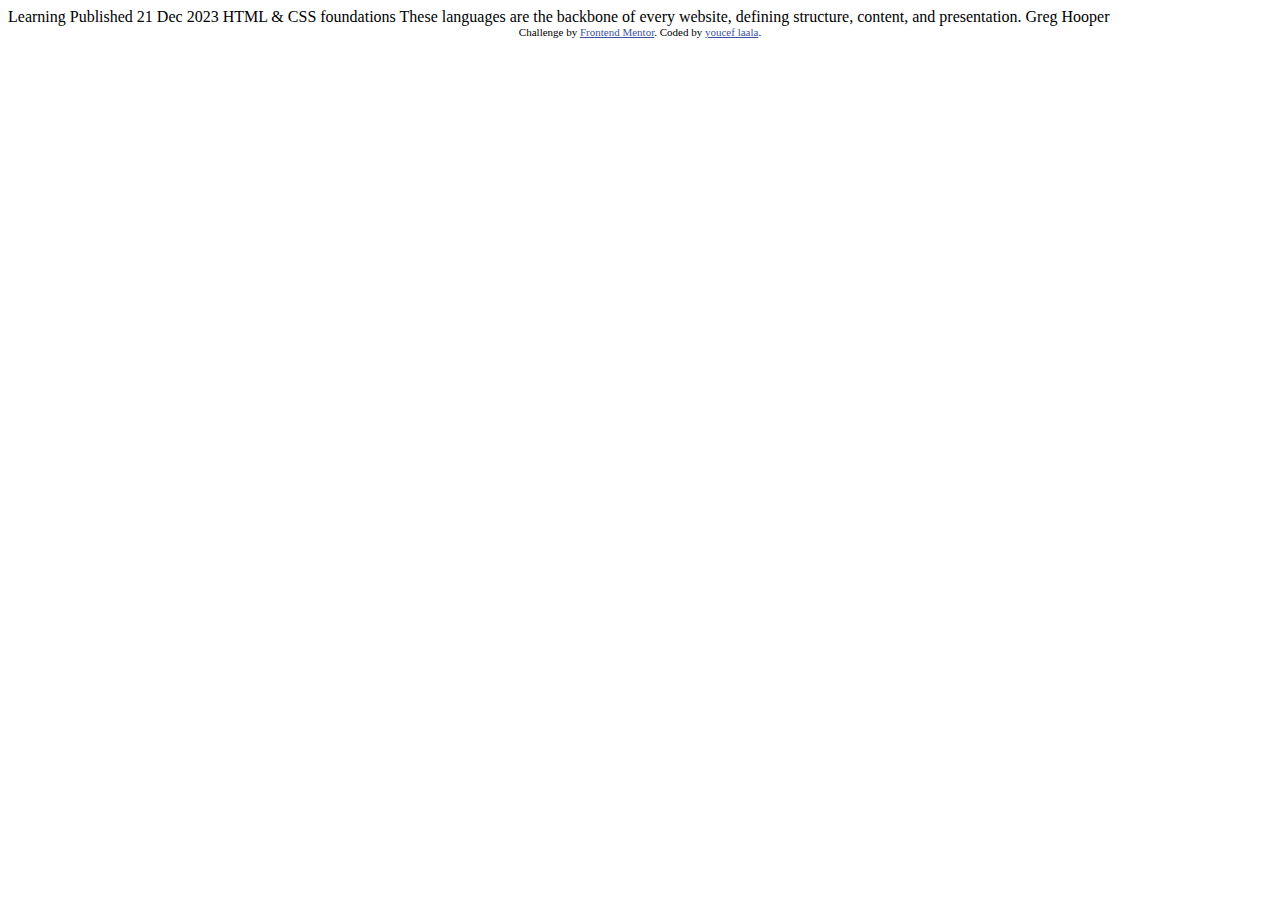
<file: index.html>
<!DOCTYPE html>
<html lang="en">
<head>
  <meta charset="UTF-8">
  <meta name="viewport" content="width=device-width, initial-scale=1.0"> <!-- displays site properly based on user's device -->

  <link rel="icon" type="image/png" sizes="32x32" href="./assets/images/favicon-32x32.png">
  
  <title>Frontend Mentor | Blog preview card</title>

  <!-- Feel free to remove these styles or customise in your own stylesheet 👍 -->
  <style>
    .attribution { font-size: 11px; text-align: center; }
    .attribution a { color: hsl(228, 45%, 44%); }
  </style>
</head>
<body>

  Learning

  Published 21 Dec 2023

  HTML & CSS foundations

  These languages are the backbone of every website, defining structure, content, and presentation.

  Greg Hooper
  
  <div class="attribution">
    Challenge by <a href="https://www.frontendmentor.io?ref=challenge" target="_blank">Frontend Mentor</a>. 
    Coded by <a href="#">youcef laala</a>.
  </div>
</body>
</html>
</file>
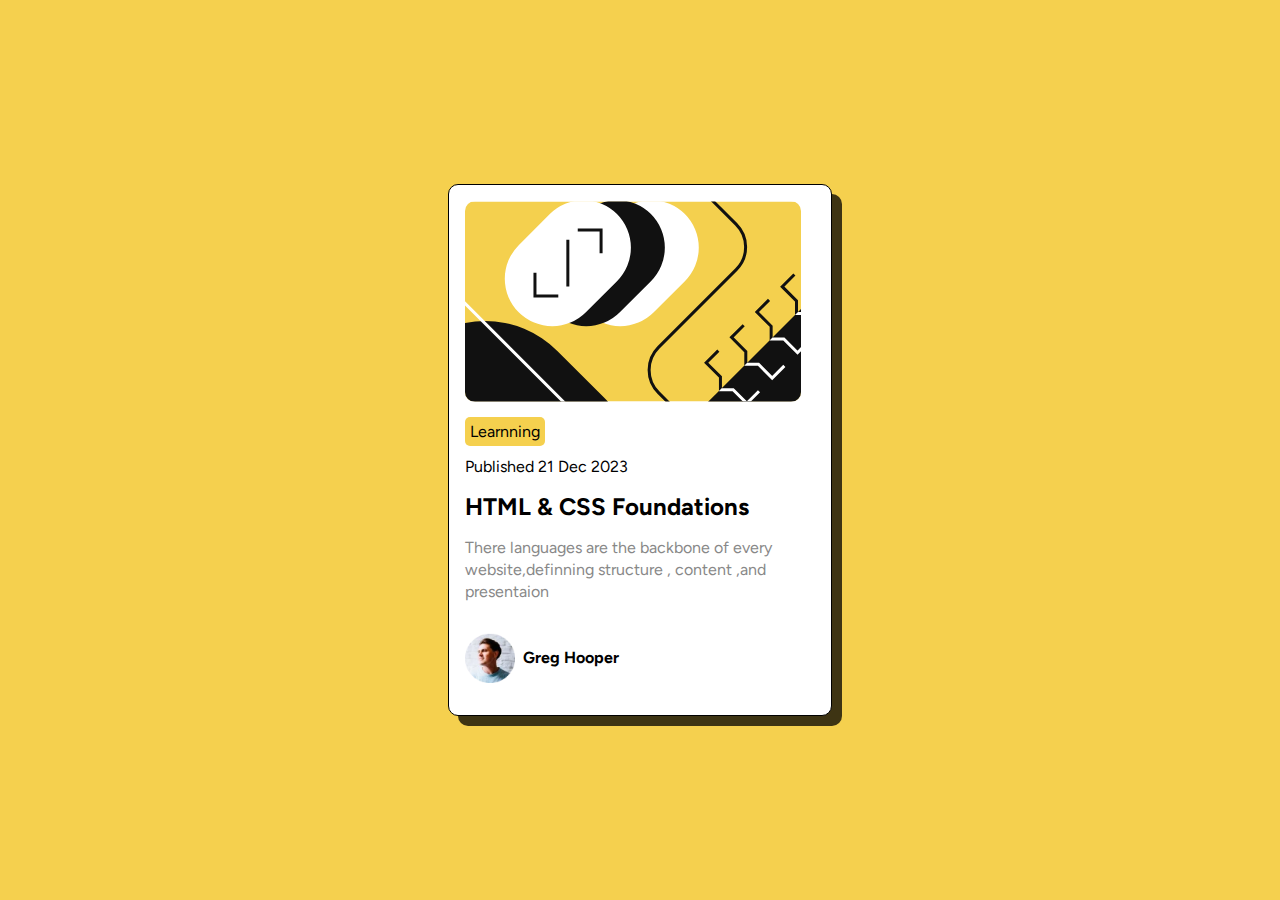
<file: card/index.html>
<!DOCTYPE html>
<html lang="en">
<head>
    <meta charset="UTF-8">
    <meta name="viewport" content="width=device-width, initial-scale=1.0">
    <title>Document</title>
    <link rel="preconnect" href="https://fonts.googleapis.com">
    <link rel="preconnect" href="https://fonts.gstatic.com" crossorigin>
    <link href="https://fonts.googleapis.com/css2?family=Figtree:wght@600;800&display=swap" rel="stylesheet">
    <link rel="stylesheet" href="style.css">
</head>
<body>
    <div class="document">
        <div class="box-card">
            <img src="../assets/images/illustration-article.svg" alt="">
            <span>Learnning</span>
            <p>Published 21 Dec 2023</p>
            <h2>HTML & CSS Foundations</h2>
            <p class="text"> There languages are the backbone  of every website,definning structure , content ,and presentaion </p>
           <div class="publisher">
            <img src="../assets/images/image-avatar.webp" alt="">
           <p>Greg Hooper</p>
        </div>
        </div>
    </div>
    
</body>
</html>
</file>
<file: card/style.css>
:root{
   ---main-color:#f5d04e;
}
*{
    margin: 0;
    padding: 0;
}
body{
    font-family: 'Figtree', sans-serif;
}
.document{
    display: flex;
    justify-content: center;
    align-items: center;
    min-height: 100vh;
    background-color: var(---main-color);

}
.document .box-card{
    width: 350px;
    background-color: white;
    padding: 16px;
    border-radius: 10px;
    border: 1px solid black;
    box-shadow: 10px 10px 0px 0px rgba(0,0,0,0.75);
}
.document .box-card img{
    border-radius: 10px;
    margin-bottom: 16px;
}
.document .box-card span{

    color: rgb(0, 0, 0);
    padding: 5px;
    border-radius: 5px;
    background-color: var(---main-color);
}
.document .box-card > p{
margin: 16px 0;
font-weight: non
}
.document .box-card h2{
    
}
.document .box-card  p.text{
  line-height:1.4;
  height:80px;
  color: #888;

    
}
.document .box-card .publisher{
    display: flex;
}
.document .box-card .publisher img{
    width: 50px;
}
.document .box-card .publisher p{
    line-height: 50px;
    margin-left: 8px;
    font-weight: bold;

    
}
</file>
